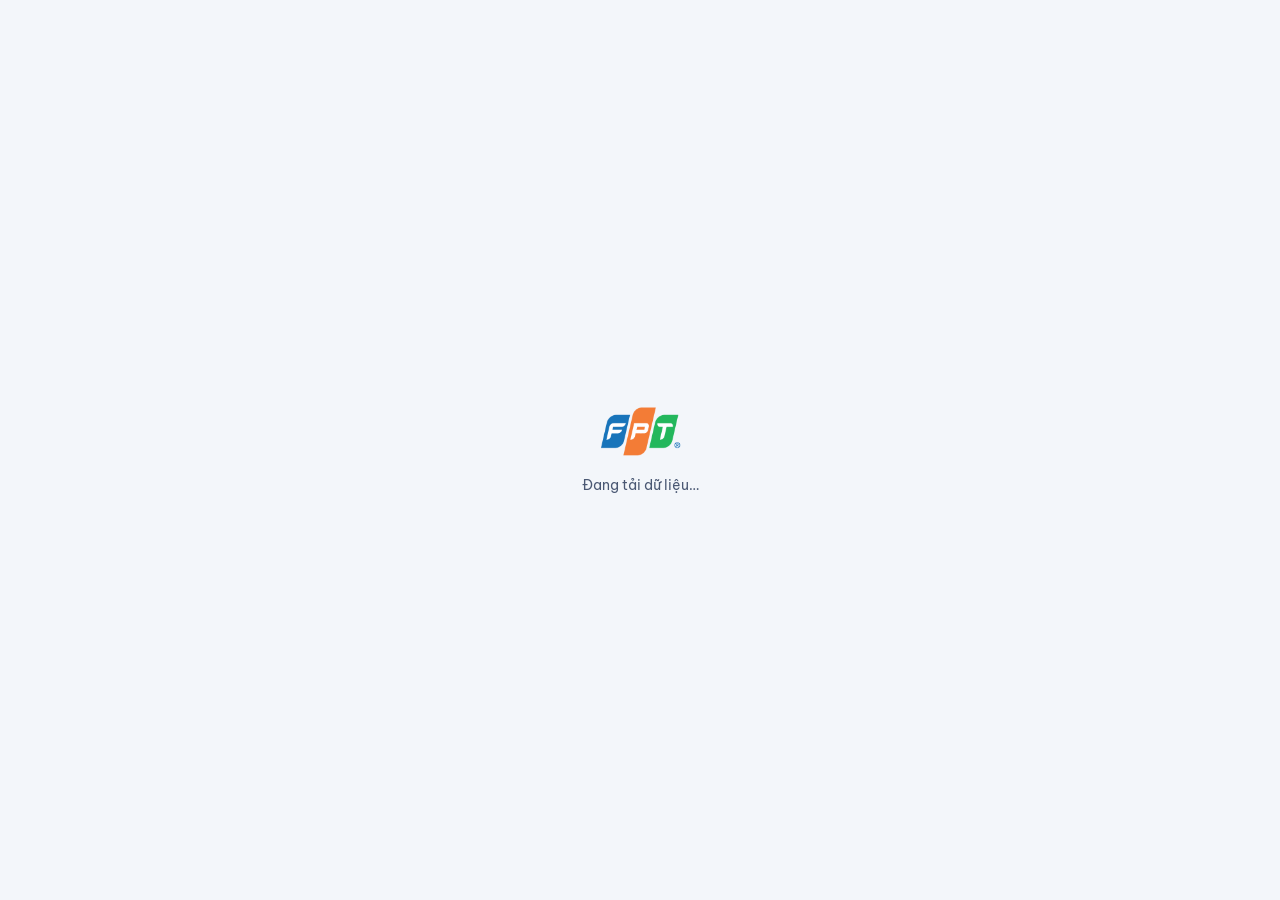
<file: index.html>
<!doctype html>
<html lang="vi">
<head>
  <meta charset="utf-8">
  <meta name="viewport" content="width=device-width, initial-scale=1, viewport-fit=cover">
  <meta name="robots" content="noindex, nofollow">
  <meta name="theme-color" content="#F3F6FA">
  <title>TOOL IPC – Quản trị dự án</title>
  <link rel="icon" href="assets/logo-fpt.webp">
  <link rel="preconnect" href="https://fonts.googleapis.com">
  <link rel="preconnect" href="https://fonts.gstatic.com" crossorigin>
  <link href="https://fonts.googleapis.com/css2?family=Be+Vietnam+Pro:wght@400;500;600;700&display=swap" rel="stylesheet">
  <link rel="stylesheet" href="app.css?v=4c396dab35">
</head>
<body>
  <a class="skip" href="#view">Bỏ qua, tới nội dung chính</a>
  <div id="loading" role="status" aria-live="polite"><img src="assets/logo-fpt.webp" alt="" width="96" height="58"><span>Đang tải dữ liệu…</span></div>
  <div id="app" hidden></div>
  <div id="toast" role="status" aria-live="polite"></div>
  <script src="config.js"></script>
  <script src="https://accounts.google.com/gsi/client" async defer></script>
  <script src="lib/xlsx.full.min.js" defer></script>
  <script src="logic.js?v=4c396dab35"></script>
  <script src="app-gd23.js?v=4c396dab35"></script>
  <script src="app-files.js?v=4c396dab35"></script>
  <script src="app-bcky.js?v=4c396dab35"></script>
  <script src="app.js?v=4c396dab35"></script>
</body>
</html>
</file>
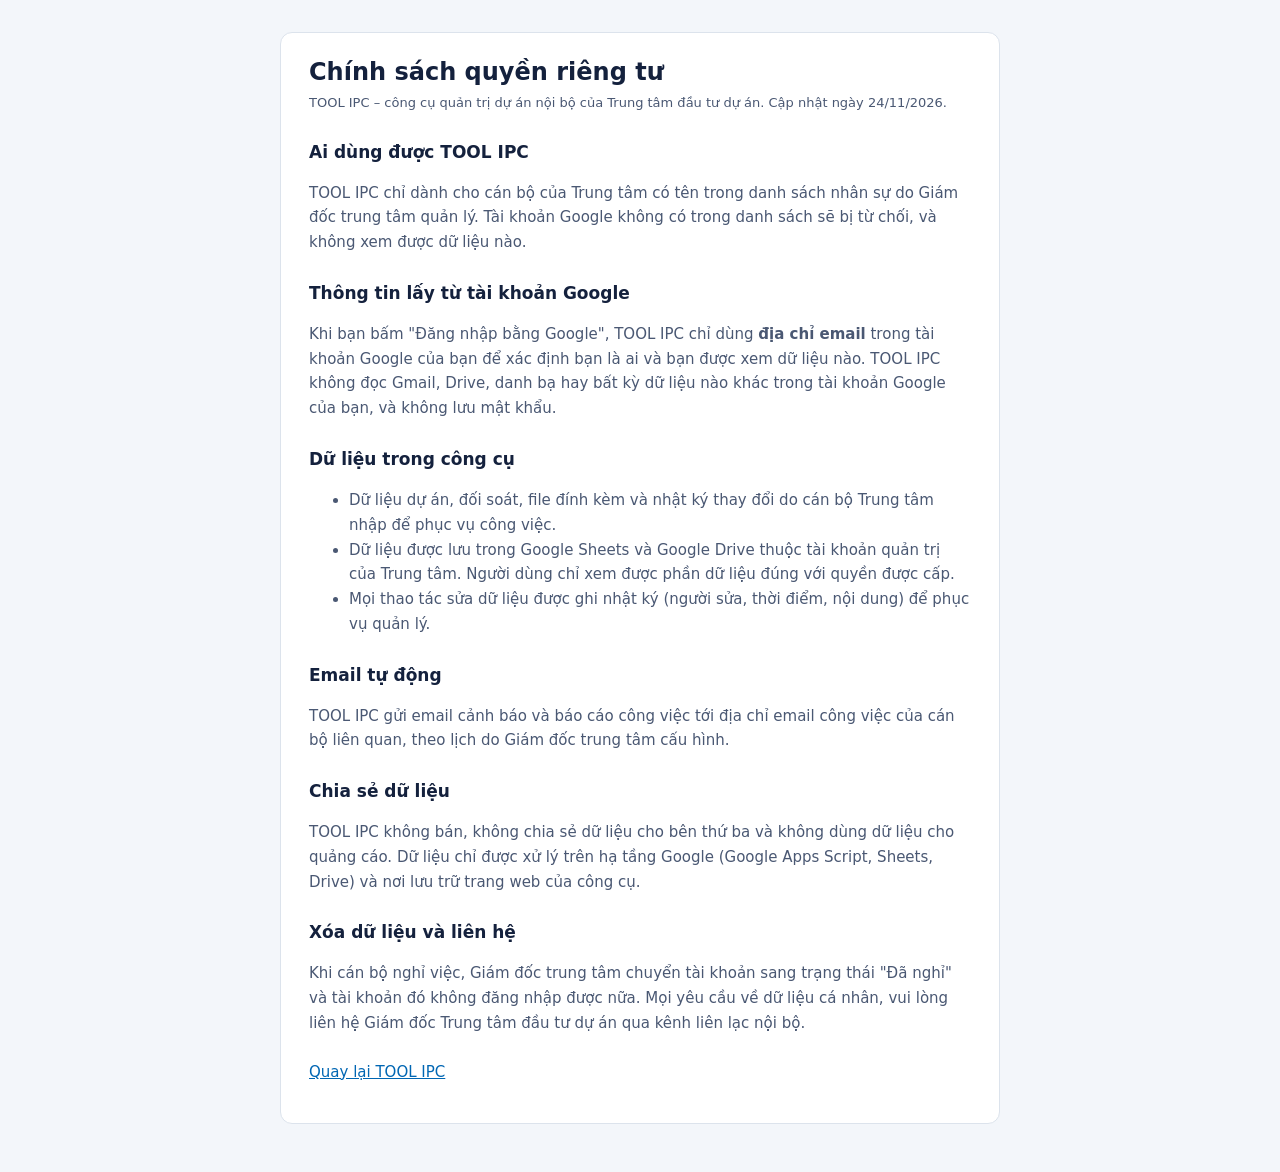
<file: privacy.html>
<!doctype html>
<html lang="vi">
<head>
  <meta charset="utf-8">
  <meta name="viewport" content="width=device-width, initial-scale=1">
  <title>Chính sách quyền riêng tư – TOOL IPC</title>
  <link rel="icon" href="assets/logo-fpt.webp">
  <style>
    :root { --bg: #F3F6FA; --paper: #fff; --ink: #14213D; --ink-2: #4A5873; --line: #DCE3EC; --blue: #0066B3; }
    @media (prefers-color-scheme: dark) { :root { --bg: #0F1726; --paper: #162133; --ink: #E7EDF6; --ink-2: #B3BFD1; --line: #2A3850; --blue: #5AA8E6; color-scheme: dark; } }
    body { margin: 0; background: var(--bg); color: var(--ink); font: 15px/1.65 'Be Vietnam Pro', system-ui, -apple-system, 'Segoe UI', Roboto, Arial, sans-serif; }
    main { max-width: 720px; margin: 0 auto; padding: 32px max(16px, env(safe-area-inset-left, 0px)) 48px; }
    article { background: var(--paper); border: 1px solid var(--line); border-radius: 12px; padding: 24px 28px; }
    h1 { font-size: 24px; margin: 0 0 4px; line-height: 1.3; }
    h2 { font-size: 17px; margin: 24px 0 6px; }
    p, li { color: var(--ink-2); }
    a { color: var(--blue); }
    .meta { font-size: 13px; color: var(--ink-2); margin: 0 0 16px; }
  </style>
</head>
<body>
<main>
  <article>
    <h1>Chính sách quyền riêng tư</h1>
    <p class="meta">TOOL IPC – công cụ quản trị dự án nội bộ của Trung tâm đầu tư dự án. Cập nhật ngày 24/11/2026.</p>

    <h2>Ai dùng được TOOL IPC</h2>
    <p>TOOL IPC chỉ dành cho cán bộ của Trung tâm có tên trong danh sách nhân sự do Giám đốc trung tâm quản lý. Tài khoản Google không có trong danh sách sẽ bị từ chối, và không xem được dữ liệu nào.</p>

    <h2>Thông tin lấy từ tài khoản Google</h2>
    <p>Khi bạn bấm "Đăng nhập bằng Google", TOOL IPC chỉ dùng <b>địa chỉ email</b> trong tài khoản Google của bạn để xác định bạn là ai và bạn được xem dữ liệu nào. TOOL IPC không đọc Gmail, Drive, danh bạ hay bất kỳ dữ liệu nào khác trong tài khoản Google của bạn, và không lưu mật khẩu.</p>

    <h2>Dữ liệu trong công cụ</h2>
    <ul>
      <li>Dữ liệu dự án, đối soát, file đính kèm và nhật ký thay đổi do cán bộ Trung tâm nhập để phục vụ công việc.</li>
      <li>Dữ liệu được lưu trong Google Sheets và Google Drive thuộc tài khoản quản trị của Trung tâm. Người dùng chỉ xem được phần dữ liệu đúng với quyền được cấp.</li>
      <li>Mọi thao tác sửa dữ liệu được ghi nhật ký (người sửa, thời điểm, nội dung) để phục vụ quản lý.</li>
    </ul>

    <h2>Email tự động</h2>
    <p>TOOL IPC gửi email cảnh báo và báo cáo công việc tới địa chỉ email công việc của cán bộ liên quan, theo lịch do Giám đốc trung tâm cấu hình.</p>

    <h2>Chia sẻ dữ liệu</h2>
    <p>TOOL IPC không bán, không chia sẻ dữ liệu cho bên thứ ba và không dùng dữ liệu cho quảng cáo. Dữ liệu chỉ được xử lý trên hạ tầng Google (Google Apps Script, Sheets, Drive) và nơi lưu trữ trang web của công cụ.</p>

    <h2>Xóa dữ liệu và liên hệ</h2>
    <p>Khi cán bộ nghỉ việc, Giám đốc trung tâm chuyển tài khoản sang trạng thái "Đã nghỉ" và tài khoản đó không đăng nhập được nữa. Mọi yêu cầu về dữ liệu cá nhân, vui lòng liên hệ Giám đốc Trung tâm đầu tư dự án qua kênh liên lạc nội bộ.</p>

    <p style="margin-top:24px"><a href="./">Quay lại TOOL IPC</a></p>
  </article>
</main>
</body>
</html>
</file>
<file: app.css>
/* TOOL IPC — giao diện. Màu nhận diện FPT lấy theo app KPI-HN9: #0066B3 / #F36F21 / #0DB14B */
:root {
  --blue: #0066B3;
  --blue-deep: #004B85;
  --blue-soft: #E6F0F9;
  --orange: #F36F21;
  --orange-ink: #B4480C;
  --orange-soft: #FEF0E7;
  --green: #0DB14B;
  --green-ink: #087A33;
  --green-soft: #E5F7EC;
  --red: #D92D20;
  --red-soft: #FDECEA;
  --ink: #14213D;
  --ink-2: #4A5873;
  --ink-3: #7A869E;
  --line: #DCE3EC;
  --line-2: #EDF1F6;
  --bg: #F3F6FA;
  --paper: #FFFFFF;
  --radius: 10px;
  --radius-s: 6px;
  --shadow: 0 1px 2px rgba(20, 33, 61, .06), 0 4px 16px rgba(20, 33, 61, .05);
  --side: 232px;
  --font: 'Be Vietnam Pro', system-ui, -apple-system, 'Segoe UI', Roboto, Arial, sans-serif;
}
* { box-sizing: border-box; }
html { -webkit-text-size-adjust: 100%; scroll-padding-bottom: 96px; }
a, button, select, summary, label { touch-action: manipulation; -webkit-tap-highlight-color: rgba(0, 102, 179, .12); }
.skip { position: absolute; left: 12px; top: -48px; z-index: 70; background: var(--orange); color: #fff; padding: 8px 14px; border-radius: 6px; font-weight: 600; text-decoration: none; }
.skip:focus { top: 12px; }
#view:focus { outline: none; }
.linkbtn { background: none; border: 0; padding: 0; color: var(--blue); font: inherit; cursor: pointer; text-align: left; text-decoration: underline; text-underline-offset: 2px; }
.rowlink { color: inherit; text-decoration: none; }
.rowlink:hover b { color: var(--blue); text-decoration: underline; text-underline-offset: 2px; }
body { margin: 0; font: 400 14px/1.55 var(--font); color: var(--ink); background: var(--bg); font-variant-numeric: tabular-nums; }
a { color: var(--blue); }
button, input, select, textarea { font: inherit; color: inherit; }
:focus-visible { outline: 2px solid var(--orange); outline-offset: 2px; }
[hidden] { display: none !important; }
h1, h2, h3 { margin: 0; line-height: 1.25; letter-spacing: -.01em; text-wrap: balance; }
h1 { font-size: 22px; font-weight: 700; }
h2 { font-size: 17px; font-weight: 600; }
h3 { font-size: 15px; font-weight: 600; }
.muted { color: var(--ink-3); }
.small { font-size: 12.5px; }
@media (prefers-reduced-motion: reduce) { * { transition: none !important; animation: none !important; } }

/* ---------- Tải trang & đăng nhập ---------- */
#loading { position: fixed; inset: 0; display: grid; place-content: center; justify-items: center; gap: 14px; background: var(--bg); color: var(--ink-2); z-index: 50; }
#loading img { opacity: .9; }
.gate { min-height: 100vh; display: grid; place-items: center; padding: 24px 16px; background: linear-gradient(160deg, var(--blue-deep) 0 38%, var(--bg) 38%); }
.gate-card { width: min(420px, 100%); background: var(--paper); border-radius: 14px; box-shadow: var(--shadow); padding: 32px 28px 26px; }
.gate-card img { width: 84px; height: auto; display: block; margin-bottom: 18px; }
.gate-card h1 { font-size: 24px; }
.gate-card p { color: var(--ink-2); margin: 8px 0 22px; }
.gate-card .foot { font-size: 12.5px; color: var(--ink-3); margin: 18px 0 0; }
.gate-card .err { background: var(--red-soft); color: var(--red); border-radius: var(--radius-s); padding: 10px 12px; margin-bottom: 16px; }
.dev-pick { display: grid; gap: 8px; }

/* ---------- Khung ---------- */
.shell { display: grid; grid-template-columns: var(--side) 1fr; min-height: 100vh; }
.side { background: var(--blue-deep); color: #DCE8F5; display: flex; flex-direction: column; position: sticky; top: 0; height: 100vh; }
.brand { display: flex; align-items: center; gap: 12px; padding: 18px 18px 16px; }
.brand .logo { width: 52px; height: 36px; border-radius: 8px; background: #fff url(assets/logo-fpt.webp) center/42px auto no-repeat; flex: 0 0 52px; }
.brand b { display: block; color: #fff; font-size: 16px; }
.brand small { display: block; font-size: 11.5px; opacity: .8; }
.nav { display: grid; gap: 2px; padding: 8px 10px; }
.nav a { display: flex; align-items: center; gap: 10px; padding: 9px 12px; border-radius: 8px; color: inherit; text-decoration: none; font-weight: 500; }
.nav a svg { width: 18px; height: 18px; flex: 0 0 18px; opacity: .85; }
.nav a:hover { background: rgba(255, 255, 255, .07); }
.nav a[aria-current="page"] { background: #fff; color: var(--blue-deep); }
.nav a[aria-current="page"] svg { opacity: 1; }
.me { margin-top: auto; padding: 14px 18px 18px; border-top: 1px solid rgba(255, 255, 255, .1); font-size: 12.5px; }
.me b { display: block; color: #fff; font-size: 13.5px; font-weight: 600; overflow: hidden; text-overflow: ellipsis; }
.me button { margin-top: 10px; background: none; border: 1px solid rgba(255, 255, 255, .3); color: #fff; border-radius: 6px; padding: 5px 10px; cursor: pointer; font-size: 12.5px; }
.main { min-width: 0; padding: 24px 28px 48px; }
.page-head { display: flex; align-items: flex-end; justify-content: space-between; gap: 16px; flex-wrap: wrap; margin-bottom: 18px; }
.page-head p { margin: 4px 0 0; color: var(--ink-2); }
.actions { display: flex; gap: 8px; flex-wrap: wrap; }

/* ---------- Nút & ô nhập ---------- */
.btn { display: inline-flex; align-items: center; justify-content: center; gap: 6px; border: 1px solid var(--line); background: var(--paper); color: var(--ink); border-radius: 8px; padding: 8px 14px; font-weight: 600; cursor: pointer; text-decoration: none; min-height: 38px; white-space: nowrap; }
.btn:hover { border-color: var(--ink-3); }
.btn.primary { background: var(--orange); border-color: var(--orange); color: #fff; }
.btn.primary:hover { background: #E2611A; }
.btn.blue { background: var(--blue); border-color: var(--blue); color: #fff; }
.btn.danger { color: var(--red); border-color: #F3B8B2; }
.btn.ghost { border-color: transparent; background: transparent; color: var(--blue); padding-inline: 8px; }
.btn:disabled { opacity: .5; cursor: not-allowed; }
.btn svg { width: 16px; height: 16px; }
label.f { display: grid; gap: 5px; font-weight: 500; font-size: 13px; color: var(--ink-2); }
label.f .req { color: var(--orange); }
input.in, select.in, textarea.in { width: 100%; border: 1px solid var(--line); border-radius: var(--radius-s); background: #fff; padding: 8px 10px; min-height: 38px; color: var(--ink); font-weight: 400; font-size: 14px; }
textarea.in { min-height: 70px; resize: vertical; }
input.in:focus, select.in:focus, textarea.in:focus { border-color: var(--blue); outline: 2px solid rgba(0, 102, 179, .18); outline-offset: 0; }
.f .hint { font-weight: 400; font-size: 12px; color: var(--ink-3); }
.f .msg { font-weight: 500; font-size: 12.5px; }
.f.has-err .in { border-color: var(--red); }
.f.has-err .msg { color: var(--red); }
.f.has-warn .in { border-color: var(--orange); }
.f.has-warn .msg { color: var(--orange-ink); }
.f .row { display: flex; gap: 6px; align-items: center; }
.f .row .in { flex: 1; }
.mst-res:empty { display: none; }
.mst-res { font-weight: 400; font-size: 13px; }
.mst-res p { margin: 4px 0 0; }
.mst-card { margin-top: 6px; padding: 10px 12px; border: 1px solid var(--line); border-radius: var(--radius-s); background: var(--paper, #fff); display: grid; gap: 4px; overflow-wrap: anywhere; }
.mst-card .btn { justify-self: start; margin-top: 4px; }

/* ---------- Thẻ, bảng ---------- */
.panel { background: var(--paper); border: 1px solid var(--line); border-radius: var(--radius); }
.panel + .panel { margin-top: 16px; }
.panel-h { display: flex; align-items: center; justify-content: space-between; gap: 12px; padding: 14px 18px; border-bottom: 1px solid var(--line-2); }
.panel-b { padding: 16px 18px; }
.filters { display: flex; flex-wrap: wrap; gap: 8px; align-items: center; padding: 12px 14px; border-bottom: 1px solid var(--line-2); }
.filters .in { width: auto; min-width: 140px; }
.filters .search { flex: 1 1 220px; }
.count { color: var(--ink-3); font-size: 13px; margin-left: auto; }
table.t { width: 100%; border-collapse: collapse; }
.t th { text-align: left; font-weight: 600; font-size: 12.5px; color: var(--ink-2); padding: 10px 12px; border-bottom: 1px solid var(--line); background: #F8FAFC; position: sticky; top: 0; }
.t td { padding: 10px 12px; border-bottom: 1px solid var(--line-2); vertical-align: middle; }
.t tr.click { cursor: pointer; }
.t tr.click:hover td { background: #F7FAFD; }
.t .num { text-align: right; }
.tw { overflow-x: auto; }
.code { font-weight: 600; color: var(--blue-deep); white-space: nowrap; }
.code small { display: block; font-weight: 400; color: var(--ink-3); font-size: 11.5px; }
.name b { display: block; font-weight: 600; }
.name span { color: var(--ink-3); font-size: 12.5px; }
.empty { padding: 40px 20px; text-align: center; color: var(--ink-2); }
.empty h3 { margin-bottom: 6px; color: var(--ink); }

/* Nhãn trạng thái */
.tag { display: inline-flex; align-items: center; gap: 5px; border-radius: 999px; padding: 2px 9px; font-size: 12px; font-weight: 600; white-space: nowrap; background: var(--line-2); color: var(--ink-2); }
.tag.qua_han { background: var(--red-soft); color: var(--red); }
.tag.sap_han { background: var(--orange-soft); color: var(--orange-ink); }
.tag.on, .tag.dung_han { background: var(--blue-soft); color: var(--blue-deep); }
.tag.xong { background: var(--green-soft); color: var(--green-ink); }
.tag.xong_tre { background: var(--green-soft); color: var(--orange-ink); }
.tag.lock { background: #EEF0F4; color: var(--ink-2); }

/* ---------- Đường tiến độ: tuyến cáp đi qua 8 mốc ---------- */
.rail { --n: 8; display: grid; grid-template-columns: repeat(var(--n), 1fr); align-items: center; position: relative; min-width: 168px; height: 18px; }
.rail::before { content: ""; position: absolute; left: 6px; right: 6px; top: 50%; height: 2px; background: var(--line); transform: translateY(-50%); }
.rail .seg { position: absolute; left: 6px; top: 50%; height: 2px; background: var(--green); transform: translateY(-50%); }
.rail i { position: relative; justify-self: center; width: 11px; height: 11px; border-radius: 50%; background: #fff; border: 2px solid #C5CFDC; }
.rail i.xong { background: var(--green); border-color: var(--green); }
.rail i.xong_tre { background: var(--green); border-color: var(--orange); }
.rail i.dung_han { border-color: var(--blue); }
.rail i.sap_han { background: var(--orange); border-color: var(--orange); }
.rail i.qua_han { background: var(--red); border-color: var(--red); box-shadow: 0 0 0 3px rgba(217, 45, 32, .18); }
.rail i:first-child { justify-self: start; }
.rail i:last-child { justify-self: end; }

/* Đường tiến độ lớn trong trang chi tiết */
.track { display: grid; grid-template-columns: repeat(8, 1fr); position: relative; padding-top: 4px; }
.track::before { content: ""; position: absolute; left: 6.25%; right: 6.25%; top: 15px; height: 3px; background: var(--line); border-radius: 2px; }
.track .seg { position: absolute; left: 6.25%; top: 15px; height: 3px; background: var(--green); border-radius: 2px; }
.track .stop { position: relative; display: grid; justify-items: center; text-align: center; gap: 6px; padding: 0 4px; }
.track .dot { width: 22px; height: 22px; border-radius: 50%; background: #fff; border: 3px solid #C5CFDC; display: grid; place-items: center; }
.track .dot svg { width: 12px; height: 12px; color: #fff; }
.track .xong .dot { background: var(--green); border-color: var(--green); }
.track .xong_tre .dot { background: var(--green); border-color: var(--orange); }
.track .dung_han .dot { border-color: var(--blue); }
.track .sap_han .dot { background: var(--orange); border-color: var(--orange); }
.track .qua_han .dot { background: var(--red); border-color: var(--red); box-shadow: 0 0 0 4px rgba(217, 45, 32, .16); }
.track b { font-size: 12.5px; font-weight: 600; line-height: 1.3; }
.track span { font-size: 12px; color: var(--ink-3); line-height: 1.3; }
.track .qua_han span { color: var(--red); font-weight: 600; }
.track .sap_han span { color: var(--orange-ink); font-weight: 600; }
.legend { display: flex; flex-wrap: wrap; gap: 14px; font-size: 12px; color: var(--ink-2); margin-top: 14px; }
.legend span { display: inline-flex; align-items: center; gap: 6px; }
.legend i { width: 10px; height: 10px; border-radius: 50%; border: 2px solid; display: inline-block; }

/* ---------- Tổng quan ---------- */
.stats { display: grid; grid-template-columns: repeat(4, 1fr); gap: 12px; margin-bottom: 16px; }
.stat { background: var(--paper); border: 1px solid var(--line); border-radius: var(--radius); padding: 14px 16px; text-decoration: none; color: inherit; display: block; }
.stat b { display: block; font-size: 26px; font-weight: 700; line-height: 1.1; }
.stat span { color: var(--ink-2); font-size: 13px; }
.stat.red b { color: var(--red); }
.stat.orange b { color: var(--orange-ink); }
.stat.green b { color: var(--green-ink); }
.stages { display: grid; gap: 10px; }
.stage-row { display: grid; grid-template-columns: 170px 1fr 40px; gap: 10px; align-items: center; font-size: 13px; }
.bar { height: 10px; background: var(--line-2); border-radius: 5px; overflow: hidden; }
.bar i { display: block; height: 100%; background: var(--blue); border-radius: 5px; }

/* ---------- Chi tiết dự án ---------- */
.detail-head { display: flex; justify-content: space-between; gap: 16px; flex-wrap: wrap; margin-bottom: 16px; }
.detail-head .codes { display: flex; gap: 8px; flex-wrap: wrap; align-items: center; margin-top: 8px; color: var(--ink-2); font-size: 13px; }
.back { display: inline-flex; align-items: center; gap: 4px; color: var(--ink-2); text-decoration: none; font-size: 13px; margin-bottom: 8px; }
.back:hover { color: var(--blue); }
.back svg { width: 16px; height: 16px; }
.detail-head .actions, .page-head .actions { align-items: flex-start; }
.tabs { display: flex; gap: 4px; border-bottom: 1px solid var(--line); margin: 18px 0 16px; overflow-x: auto; }
.tabs button { background: none; border: 0; border-bottom: 2px solid transparent; padding: 10px 12px; font-weight: 600; color: var(--ink-2); cursor: pointer; white-space: nowrap; }
.tabs a { border-bottom: 2px solid transparent; padding: 10px 12px; font-weight: 600; color: var(--ink-2); text-decoration: none; white-space: nowrap; }
.tabs button:hover, .tabs a:hover { color: var(--blue-deep); }
.tabs button[aria-selected="true"], .tabs a[aria-current="page"] { color: var(--blue-deep); border-bottom-color: var(--orange); }
dl.kv { display: grid; grid-template-columns: repeat(auto-fill, minmax(230px, 1fr)); gap: 14px 24px; margin: 0; }
dl.kv div { min-width: 0; }
dl.kv dt { font-size: 12.5px; color: var(--ink-3); }
dl.kv dd { margin: 2px 0 0; font-weight: 500; overflow-wrap: anywhere; }
dl.kv dd.none { color: var(--ink-3); font-weight: 400; }
dl.kv .wide { grid-column: 1 / -1; }
.ms-table td:first-child { font-weight: 600; }
.note { font-size: 12.5px; color: var(--ink-3); }
.hist { display: grid; gap: 0; }
.hist .h { display: grid; grid-template-columns: 150px 1fr; gap: 12px; padding: 10px 0; border-bottom: 1px solid var(--line-2); font-size: 13px; }
.hist .h time { color: var(--ink-3); }
.hist .chg s { color: var(--ink-3); }

/* ---------- Biểu mẫu ---------- */
.form-sec { margin-bottom: 16px; }
.grid-f { display: grid; grid-template-columns: repeat(auto-fill, minmax(240px, 1fr)); gap: 14px 18px; }
.grid-f .wide { grid-column: 1 / -1; }
.form-bar { position: sticky; bottom: 0; background: rgba(243, 246, 250, .94); backdrop-filter: blur(6px); padding: 12px 0; display: flex; gap: 8px; justify-content: flex-end; border-top: 1px solid var(--line); margin-top: 8px; z-index: 5; }
.alert { border-radius: var(--radius-s); padding: 10px 14px; margin-bottom: 14px; font-size: 13.5px; }
.alert.err { background: var(--red-soft); color: #9B1C12; }
.alert.warn { background: var(--orange-soft); color: var(--orange-ink); }
.alert.info { background: var(--blue-soft); color: var(--blue-deep); }
.alert ul { margin: 6px 0 0; padding-left: 18px; }

/* ---------- Hộp thoại ---------- */
dialog.dlg { border: 0; border-radius: 12px; padding: 0; width: min(560px, calc(100vw - 32px)); box-shadow: 0 20px 60px rgba(20, 33, 61, .25); color: var(--ink); }
dialog.dlg::backdrop { background: rgba(20, 33, 61, .45); }
.dlg-h { padding: 16px 20px; border-bottom: 1px solid var(--line-2); }
.dlg-b { padding: 16px 20px; max-height: 65vh; overflow: auto; overscroll-behavior: contain; }
.dlg-f { padding: 12px 20px 16px; display: flex; gap: 8px; justify-content: flex-end; }

/* ---------- Import ---------- */
.drop { border: 2px dashed var(--line); border-radius: var(--radius); padding: 28px 16px; text-align: center; background: #FAFBFD; }
.drop.over { border-color: var(--blue); background: var(--blue-soft); }
.steps { margin: 0; padding-left: 20px; color: var(--ink-2); }
.steps li { margin: 3px 0; }
.sheet-tabs { display: flex; flex-wrap: wrap; gap: 6px; margin-bottom: 14px; }
.sheet-tabs button { border: 1px solid var(--line); background: #fff; border-radius: 999px; padding: 6px 12px; font-weight: 600; cursor: pointer; font-size: 13px; }
.sheet-tabs button[aria-pressed="true"] { background: var(--blue); color: #fff; border-color: var(--blue); }
.sheet-tabs button em { font-style: normal; font-weight: 400; opacity: .8; }
.res-err { color: var(--red); }
.res-warn { color: var(--orange-ink); }
.res-ok { color: var(--green-ink); font-weight: 600; }
.res td ul { margin: 0; padding-left: 16px; }

/* ---------- Quản trị ---------- */
.grid-edit td { padding: 4px 6px; }
.grid-edit .in { min-height: 34px; padding: 6px 8px; }

/* ---------- Thông báo ---------- */
#toast { position: fixed; left: 50%; bottom: 24px; transform: translateX(-50%) translateY(20px); background: var(--ink); color: #fff; padding: 10px 16px; border-radius: 8px; opacity: 0; pointer-events: none; transition: opacity .2s, transform .2s; z-index: 60; max-width: calc(100vw - 32px); }
#toast.show { opacity: 1; transform: translateX(-50%); }
#toast.err { background: var(--red); }

/* ---------- GĐ2–3: dashboard, KPI, menu, email ---------- */
.seg { display: inline-flex; border: 1px solid var(--line); border-radius: 8px; overflow: hidden; flex-wrap: wrap; }
.seg a { padding: 6px 12px; font-size: 13px; font-weight: 600; color: var(--ink-2); text-decoration: none; border-right: 1px solid var(--line); }
.seg a:last-child { border-right: 0; }
.seg a:hover { background: var(--line-2); }
.seg a[aria-current="true"] { background: var(--blue); color: #fff; }
.mini-stats { display: grid; grid-template-columns: repeat(4, 1fr); gap: 10px; }
.mini-stats div { border: 1px solid var(--line-2); border-radius: 8px; padding: 10px 12px; }
.mini-stats b { display: block; font-size: 20px; font-weight: 700; line-height: 1.2; }
.mini-stats span { font-size: 12.5px; color: var(--ink-2); }
.panel + .panel, .stats + .panel, .panel + .stats { margin-top: 16px; }
.menu-list { display: grid; }
.menu-list a { display: flex; align-items: center; gap: 12px; padding: 14px 18px; border-bottom: 1px solid var(--line-2); color: var(--ink); text-decoration: none; font-weight: 500; }
.menu-list a svg { width: 20px; height: 20px; color: var(--blue); }
.kpi-cell { min-width: 120px; }
.kpi-cell span { font-size: 12.5px; white-space: nowrap; }
.kpi-cell .bar { height: 6px; margin-top: 4px; }
details.mail { border: 1px solid var(--line); border-radius: 8px; margin-top: 10px; }
details.mail summary { padding: 10px 12px; cursor: pointer; }
.mail-body { padding: 0 12px 12px; overflow-x: auto; }
.stat b { overflow-wrap: anywhere; }

/* ---------- Điện thoại ---------- */
.mnav { display: none; }
@media (max-width: 1100px) { .stats { grid-template-columns: repeat(2, 1fr); } }
@media (max-width: 860px) {
  .shell { grid-template-columns: 1fr; }
  .side { display: none; }
  .main { padding: 14px 16px 92px; }
  .mtop { display: flex; align-items: center; gap: 10px; margin: -2px 0 14px; }
  .mtop .logo { width: 44px; height: 30px; border-radius: 6px; background: #fff url(assets/logo-fpt.webp) center/36px auto no-repeat; border: 1px solid var(--line); }
  .mtop b { font-size: 15px; }
  .mtop .who { margin-left: auto; font-size: 12px; color: var(--ink-3); text-align: right; }
  .mnav { display: grid; grid-auto-flow: column; grid-auto-columns: 1fr; position: fixed; left: 0; right: 0; bottom: 0; background: var(--paper); border-top: 1px solid var(--line); padding: 6px 4px calc(6px + env(safe-area-inset-bottom)); z-index: 20; }
  .mnav a { display: grid; justify-items: center; gap: 2px; font-size: 11px; color: var(--ink-2); text-decoration: none; padding: 4px 0; font-weight: 500; }
  .mnav a svg { width: 20px; height: 20px; }
  .mnav a[aria-current="page"] { color: var(--blue); }
  h1 { font-size: 19px; }
  .filters .in { min-width: 0; flex: 1 1 45%; }
  .filters .search { flex-basis: 100%; }
  .count { margin-left: 0; }
  /* Bảng dự án thành thẻ */
  table.cards thead { display: none; }
  table.cards, table.cards tbody, table.cards tr, table.cards td { display: block; width: 100%; }
  table.cards tr { padding: 12px 14px; border-bottom: 1px solid var(--line-2); }
  table.cards td { border: 0; padding: 2px 0; }
  table.cards td[data-l]::before { content: attr(data-l) ": "; color: var(--ink-3); font-size: 12px; }
  table.cards td.rail-cell { padding-top: 8px; }
  .track { grid-template-columns: 1fr; gap: 0; }
  .track::before, .track .seg { display: none; }
  .track .stop { grid-template-columns: 22px 1fr auto; justify-items: start; text-align: left; align-items: center; gap: 10px; padding: 7px 0; border-bottom: 1px solid var(--line-2); }
  .hist .h { grid-template-columns: 1fr; gap: 2px; }
  .stage-row { grid-template-columns: 120px 1fr 32px; }
  .mini-stats { grid-template-columns: repeat(2, 1fr); }
  .panel-h { flex-wrap: wrap; }
  .panel-b, .panel-h { padding-inline: 14px; }
}
@media (min-width: 861px) { .mtop { display: none; } }
.t.kpi td:nth-child(-n+2), .t.kpi td:last-child { white-space: nowrap; }
dialog.dlg:has(details.mail) { width: min(900px, calc(100vw - 32px)); }
/* File đính kèm, bộ lọc Tổng quan */
.att-status { list-style: none; margin: 0; padding: 0 18px; display: grid; gap: 4px; font-size: 13px; }
.att-status:empty { display: none; }
.att-status li:first-child { padding-top: 12px; }
.ov-filters { margin-bottom: 16px; }
.ov-filters .search { flex: 1 1 240px; }
.menu-list a:hover { background: var(--line-2); }
.btn.ghost.danger { color: var(--red); }
.name .linkbtn { display: block; font-weight: 600; overflow-wrap: anywhere; }
.sr-only { position: absolute; width: 1px; height: 1px; padding: 0; margin: -1px; overflow: hidden; clip: rect(0 0 0 0); white-space: nowrap; border: 0; }

/* ---------- Báo cáo kỳ ---------- */
.bc-cmp { display: grid; gap: 2px; margin-top: 8px; font-size: 12.5px; color: var(--ink-2); }
.bc-cmp > span { display: flex; justify-content: space-between; gap: 8px; }
.dl { white-space: nowrap; font-variant-numeric: tabular-nums; }
.dl small { font-size: 11.5px; }
.dl.up { color: var(--green-ink); }
.dl.down { color: var(--red); }
.dl.eq { color: var(--ink-3); }
.t.bc td, .t.bc th { font-variant-numeric: tabular-nums; }
.t.bc tbody th, .t.bc tfoot th { text-align: left; font-weight: 600; color: var(--ink); background: none; position: static; font-size: 14px; border-bottom: 1px solid var(--line-2); }
.t.bc tfoot td, .t.bc tfoot th { border-top: 2px solid var(--line); background: #F8FAFC; font-weight: 700; }
.chot-grid { display: grid; grid-template-columns: repeat(auto-fill, minmax(150px, 1fr)); gap: 10px; margin-bottom: 10px; }
.chot { border: 1px solid var(--line); border-radius: var(--radius-s); padding: 10px; display: grid; gap: 4px; font-size: 13px; }
.chot span { color: var(--ink-3); }
.chot.on { border-color: var(--green); background: var(--green-soft); }
.chot.on span { color: var(--green-ink); }
.chot .row { display: flex; gap: 6px; flex-wrap: wrap; }
@media (max-width: 860px) {
  .t.bc thead { display: none; }
  .t.bc, .t.bc tbody, .t.bc tfoot, .t.bc tr { display: block; }
  .t.bc tr { border-bottom: 1px solid var(--line); padding: 8px 12px; }
  .t.bc tbody th, .t.bc tfoot th { display: block; border: 0; padding: 4px 0; }
  .t.bc td { display: flex; justify-content: space-between; gap: 12px; border: 0; padding: 3px 0; }
  .t.bc td::before { content: attr(data-l); color: var(--ink-3); font-weight: 400; }
  .t.bc tfoot td, .t.bc tfoot th { border-top: 0; background: none; }
  .t.bc tfoot tr { background: #F8FAFC; border-top: 2px solid var(--line); }
}
</file>
